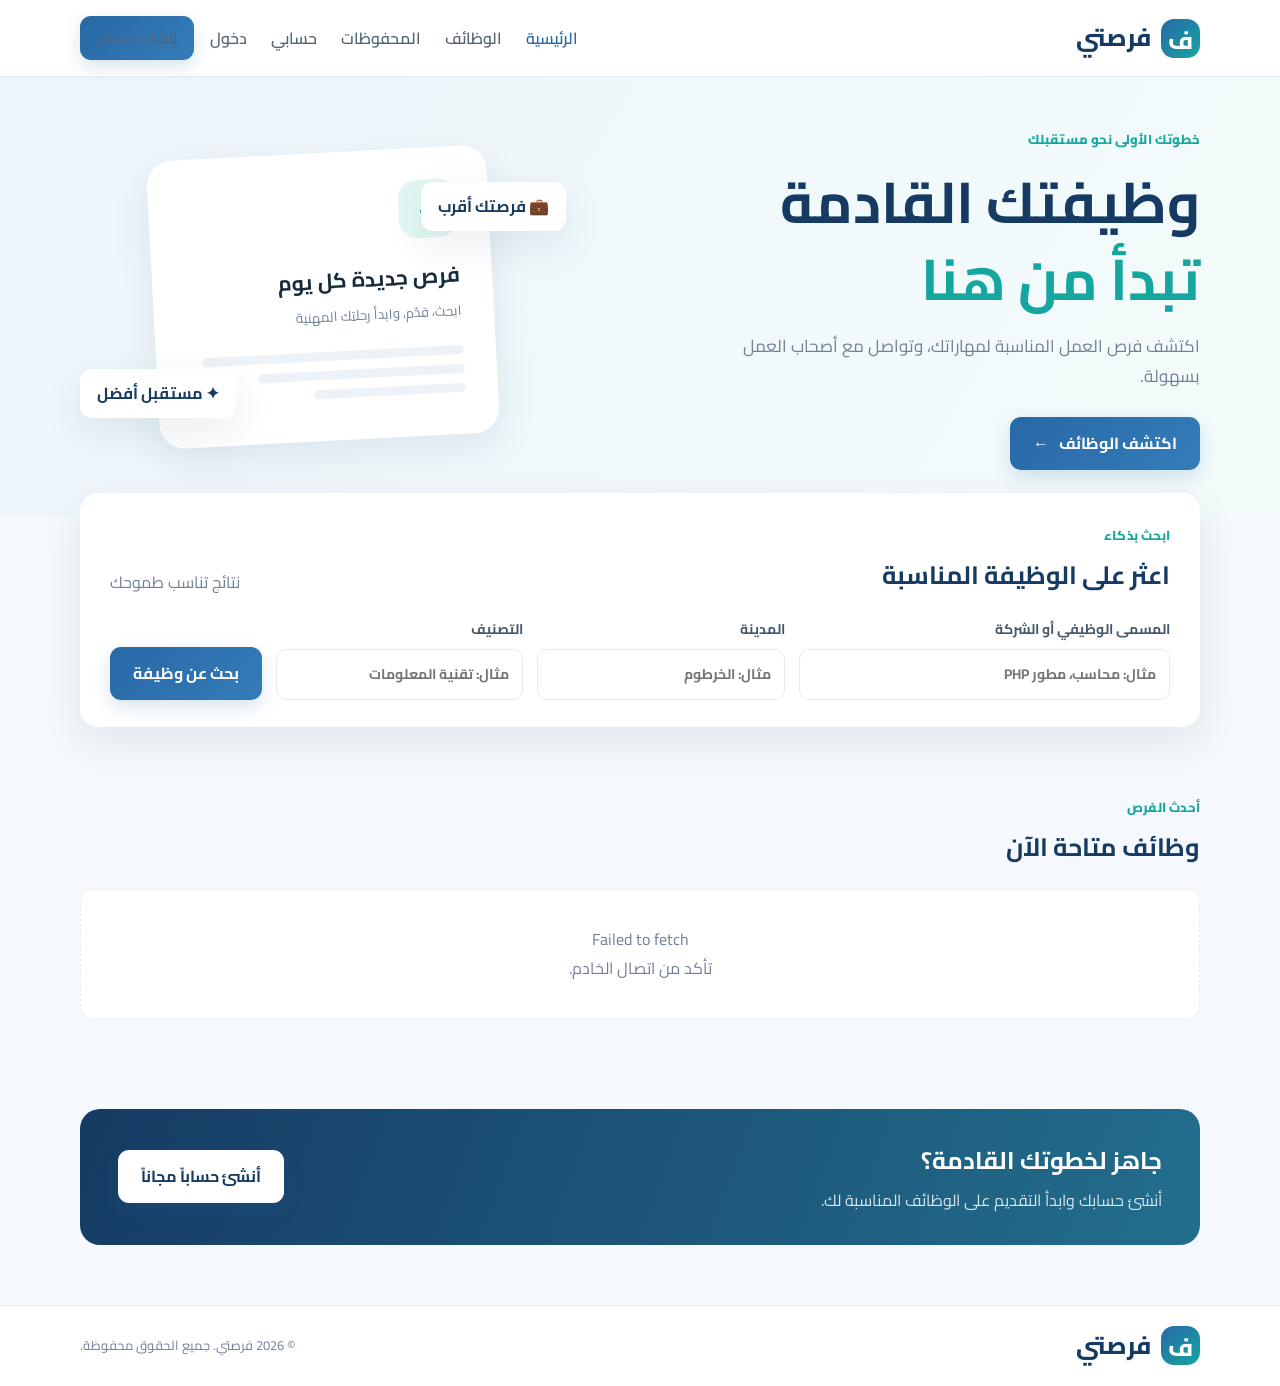
<file: index.html>
<!DOCTYPE html>
<html lang="ar" dir="rtl">
<head>
  <meta charset="UTF-8"><meta name="viewport" content="width=device-width, initial-scale=1">
  <meta name="description" content="فرصتي - ابحث عن الوظيفة المناسبة لك">
  <title>فرصتي | الصفحة الرئيسية</title>
  <link rel="stylesheet" href="assets/css/style.css">
  <script defer src="assets/js/app.js"></script>
</head>
<body>
<header class="site-header">
  <div class="container nav-wrap">
    <a class="brand" href="index.html"><span class="brand-mark">ف</span><span>فرصتي</span></a>
    <button class="menu-toggle" aria-label="فتح القائمة" onclick="toggleMenu()">☰</button>
    <nav id="mainNav">
      <a class="active" href="index.html">الرئيسية</a><a href="#jobs">الوظائف</a>
      <a href="saved.html">المحفوظات</a><a href="profile.html">حسابي</a>
      <span id="authLinks"><a href="login.html">دخول</a><a class="btn btn-small" href="register.html">إنشاء حساب</a></span>
      <button id="logoutBtn" class="link-btn hidden" onclick="logout()">خروج</button>
    </nav>
  </div>
</header>
<main>
  <section class="hero">
    <div class="container hero-grid">
      <div><span class="eyebrow">خطوتك الأولى نحو مستقبلك</span><h1>وظيفتك القادمة<br><span>تبدأ من هنا</span></h1>
        <p>اكتشف فرص العمل المناسبة لمهاراتك، وتواصل مع أصحاب العمل بسهولة.</p>
        <a href="#jobs" class="btn">اكتشف الوظائف <span>←</span></a>
      </div>
      <div class="hero-art"><div class="art-card"><div class="art-icon">✓</div><strong>فرص جديدة كل يوم</strong><small>ابحث، قدّم، وابدأ رحلتك المهنية</small><div class="art-lines"><i></i><i></i><i></i></div></div><div class="floating f1">💼 فرصتك أقرب</div><div class="floating f2">✦ مستقبل أفضل</div></div>
    </div>
  </section>
  <section class="container search-panel" id="jobs">
    <div class="section-heading"><div><span class="eyebrow">ابحث بذكاء</span><h2>اعثر على الوظيفة المناسبة</h2></div><span class="muted">نتائج تناسب طموحك</span></div>
    <form id="searchForm" class="search-grid">
      <label>المسمى الوظيفي أو الشركة<input id="searchText" type="search" placeholder="مثال: محاسب، مطور PHP"></label>
      <label>المدينة<input id="searchCity" type="text" placeholder="مثال: الخرطوم"></label>
      <label>التصنيف<input id="searchCategory" type="text" placeholder="مثال: تقنية المعلومات"></label>
      <button class="btn" type="submit">بحث عن وظيفة</button>
    </form>
  </section>
  <section class="container jobs-section">
    <div class="section-heading"><div><span class="eyebrow">أحدث الفرص</span><h2>وظائف متاحة الآن</h2></div><span id="jobsCount" class="muted"></span></div>
    <div id="jobsList" class="jobs-grid"><div class="loading">جارٍ تحميل الوظائف...</div></div>
    <div id="pagination" class="pagination"></div>
  </section>
  <section class="cta container"><div><h2>جاهز لخطوتك القادمة؟</h2><p>أنشئ حسابك وابدأ التقديم على الوظائف المناسبة لك.</p></div><a class="btn btn-light" href="register.html">أنشئ حساباً مجاناً</a></section>
</main>
<footer><div class="container footer-inner"><a class="brand" href="index.html"><span class="brand-mark">ف</span><span>فرصتي</span></a><p>© <span id="year"></span> فرصتي. جميع الحقوق محفوظة.</p></div></footer>
</body></html>
</file>
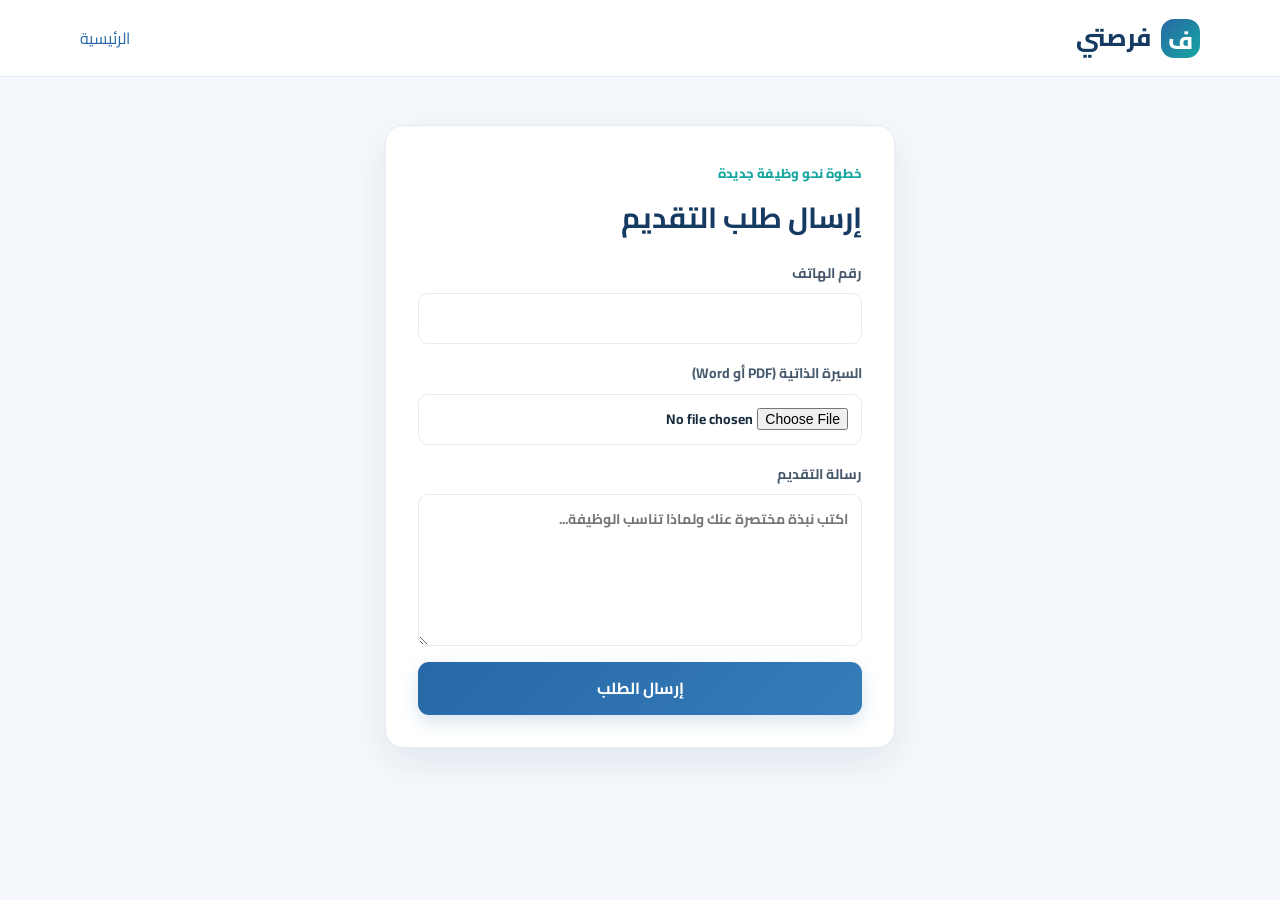
<file: apply.html>
<!DOCTYPE html><html lang="ar" dir="rtl"><head><meta charset="UTF-8"><meta name="viewport" content="width=device-width, initial-scale=1"><title>التقديم على وظيفة | فرصتي</title><link rel="stylesheet" href="assets/css/style.css"><script defer src="assets/js/app.js"></script></head><body class="auth-page"><header class="site-header"><div class="container nav-wrap"><a class="brand" href="index.html"><span class="brand-mark">ف</span><span>فرصتي</span></a><a href="index.html">الرئيسية</a></div></header><main class="auth-wrap"><form id="applyForm" class="auth-card"><span class="eyebrow">خطوة نحو وظيفة جديدة</span><h1>إرسال طلب التقديم</h1><p id="applyJobTitle" class="muted"></p><div id="formMessage" class="message"></div><input type="hidden" name="job_id" id="applyJobId"><label>رقم الهاتف<input name="phone" type="tel" required></label><label>السيرة الذاتية (PDF أو Word)<input name="cv" type="file" accept=".pdf,.doc,.docx"></label><label>رسالة التقديم<textarea name="cover_letter" rows="5" placeholder="اكتب نبذة مختصرة عنك ولماذا تناسب الوظيفة..."></textarea></label><button class="btn btn-block" type="submit">إرسال الطلب</button></form></main></body></html>
</file>
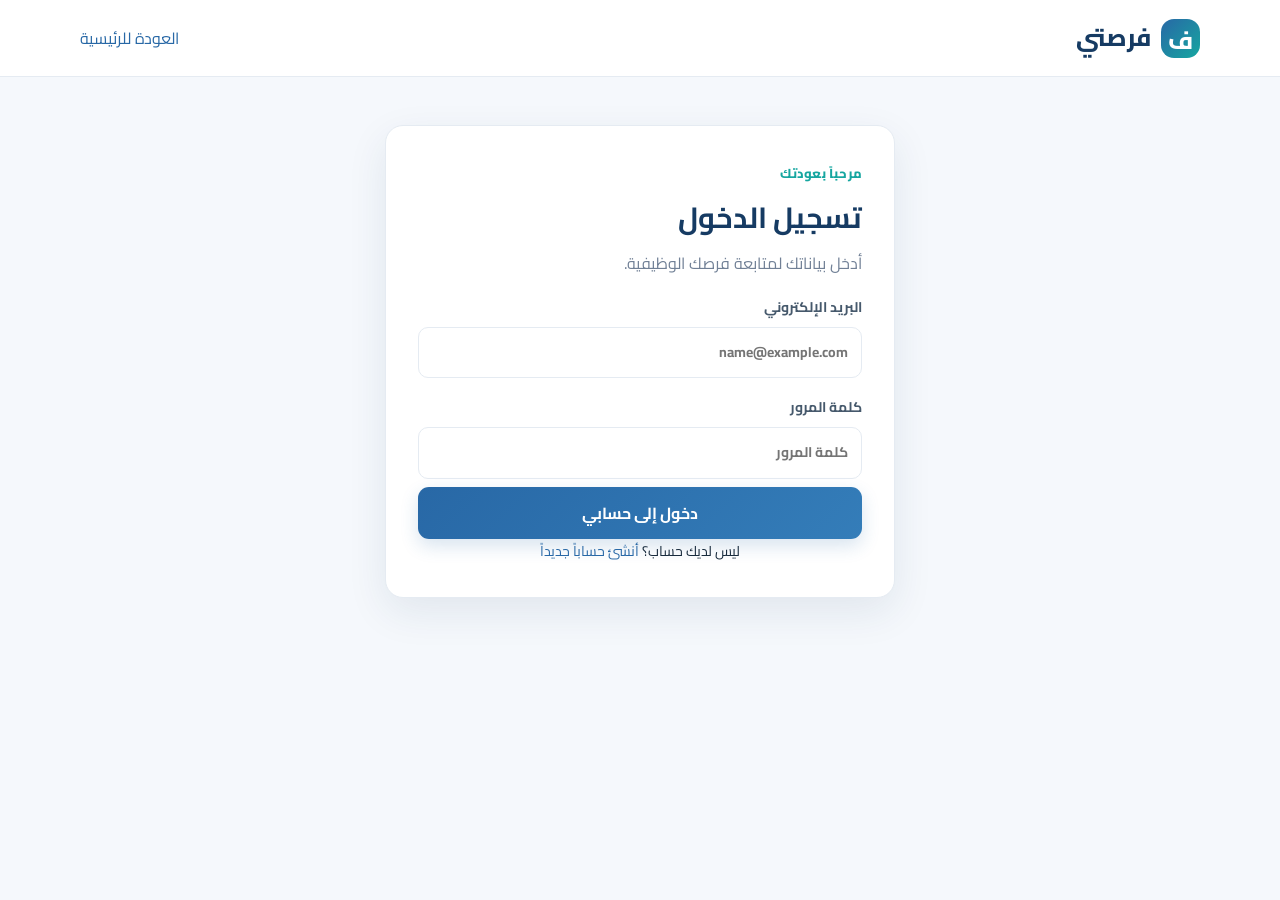
<file: login.html>
<!DOCTYPE html><html lang="ar" dir="rtl"><head><meta charset="UTF-8"><meta name="viewport" content="width=device-width, initial-scale=1"><title>تسجيل الدخول | فرصتي</title><link rel="stylesheet" href="assets/css/style.css"><script defer src="assets/js/app.js"></script></head><body class="auth-page"><header class="site-header"><div class="container nav-wrap"><a class="brand" href="index.html"><span class="brand-mark">ف</span><span>فرصتي</span></a><a href="index.html">العودة للرئيسية</a></div></header><main class="auth-wrap"><form id="loginForm" class="auth-card"><span class="eyebrow">مرحباً بعودتك</span><h1>تسجيل الدخول</h1><p class="muted">أدخل بياناتك لمتابعة فرصك الوظيفية.</p><div id="formMessage" class="message"></div><label>البريد الإلكتروني<input name="email" type="email" required autocomplete="email" placeholder="name@example.com"></label><label>كلمة المرور<input name="password" type="password" required autocomplete="current-password" placeholder="كلمة المرور"></label><button class="btn btn-block" type="submit">دخول إلى حسابي</button><p class="auth-bottom">ليس لديك حساب؟ <a href="register.html">أنشئ حساباً جديداً</a></p></form></main></body></html>
</file>
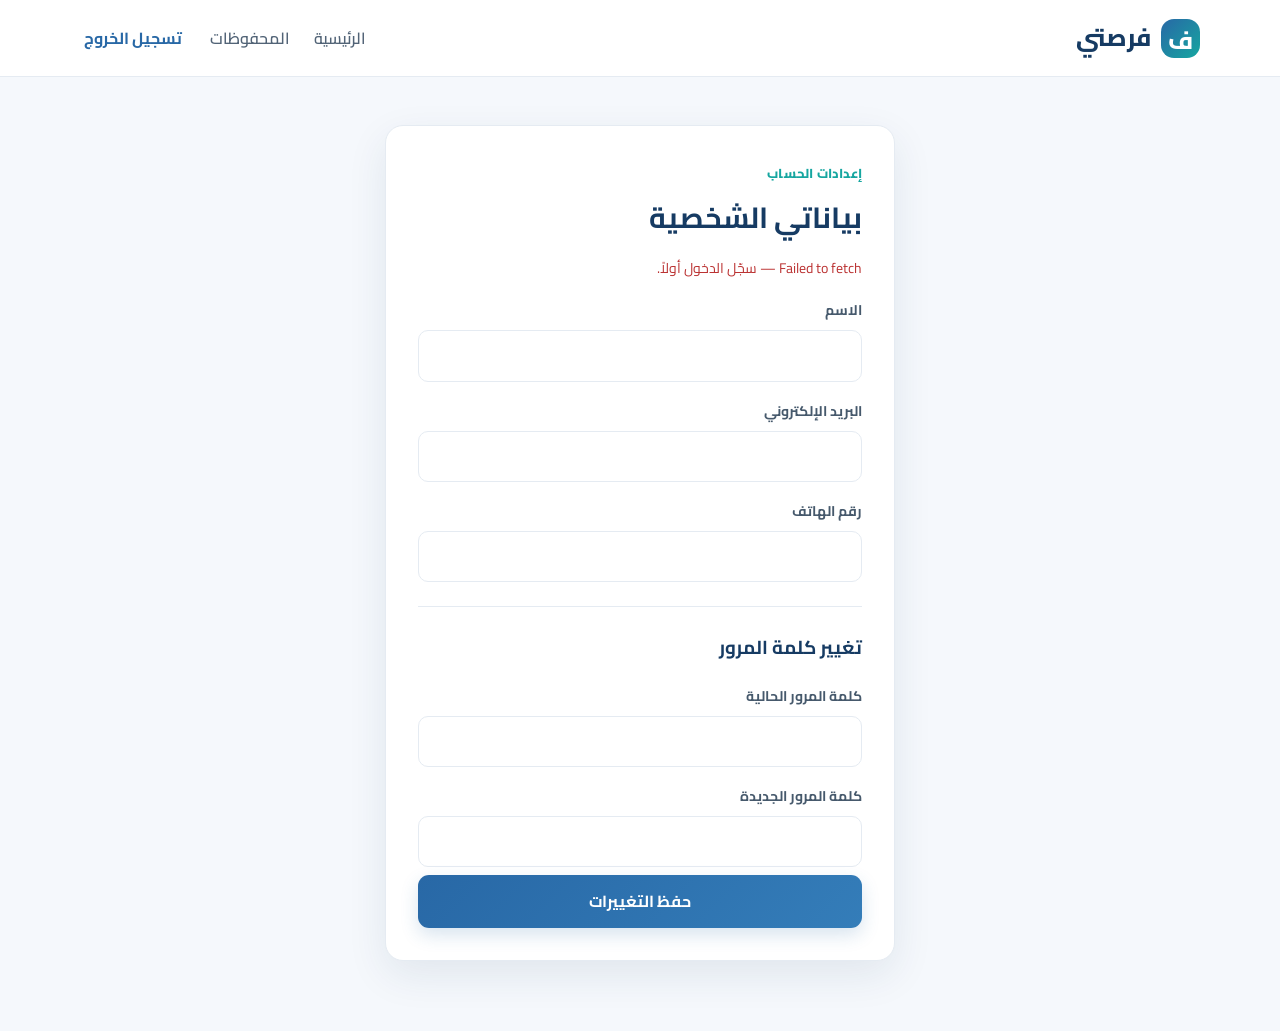
<file: profile.html>
<!DOCTYPE html><html lang="ar" dir="rtl"><head><meta charset="UTF-8"><meta name="viewport" content="width=device-width, initial-scale=1"><title>حسابي | فرصتي</title><link rel="stylesheet" href="assets/css/style.css"><script defer src="assets/js/app.js"></script></head><body class="auth-page"><header class="site-header"><div class="container nav-wrap"><a class="brand" href="index.html"><span class="brand-mark">ف</span><span>فرصتي</span></a><nav><a href="index.html">الرئيسية</a><a href="saved.html">المحفوظات</a><button id="logoutBtn" class="link-btn" onclick="logout()">تسجيل الخروج</button></nav></div></header><main class="auth-wrap"><form id="profileForm" class="auth-card"><span class="eyebrow">إعدادات الحساب</span><h1>بياناتي الشخصية</h1><div id="formMessage" class="message"></div><label>الاسم<input name="name" required></label><label>البريد الإلكتروني<input name="email" type="email" disabled></label><label>رقم الهاتف<input name="phone" type="tel"></label><hr><h3>تغيير كلمة المرور</h3><label>كلمة المرور الحالية<input name="current_password" type="password"></label><label>كلمة المرور الجديدة<input name="new_password" type="password" minlength="8"></label><button class="btn btn-block" type="submit">حفظ التغييرات</button></form></main></body></html>
</file>
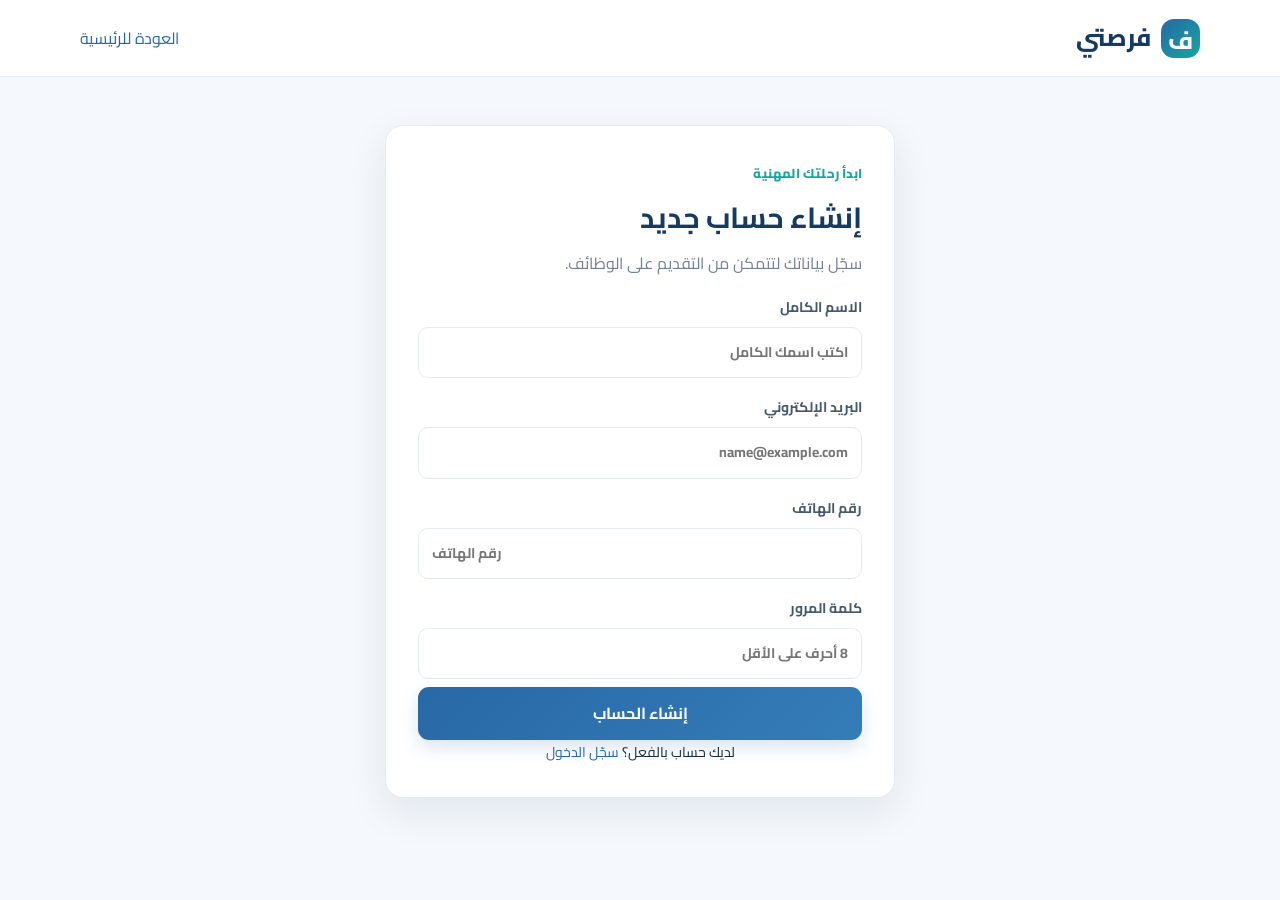
<file: register.html>
<!DOCTYPE html><html lang="ar" dir="rtl"><head><meta charset="UTF-8"><meta name="viewport" content="width=device-width, initial-scale=1"><title>إنشاء حساب | فرصتي</title><link rel="stylesheet" href="assets/css/style.css"><script defer src="assets/js/app.js"></script></head><body class="auth-page"><header class="site-header"><div class="container nav-wrap"><a class="brand" href="index.html"><span class="brand-mark">ف</span><span>فرصتي</span></a><a href="index.html">العودة للرئيسية</a></div></header><main class="auth-wrap"><form id="registerForm" class="auth-card"><span class="eyebrow">ابدأ رحلتك المهنية</span><h1>إنشاء حساب جديد</h1><p class="muted">سجّل بياناتك لتتمكن من التقديم على الوظائف.</p><div id="formMessage" class="message"></div><label>الاسم الكامل<input name="name" required maxlength="150" autocomplete="name" placeholder="اكتب اسمك الكامل"></label><label>البريد الإلكتروني<input name="email" type="email" required autocomplete="email" placeholder="name@example.com"></label><label>رقم الهاتف<input name="phone" type="tel" placeholder="رقم الهاتف"></label><label>كلمة المرور<input name="password" type="password" required minlength="8" autocomplete="new-password" placeholder="8 أحرف على الأقل"></label><button class="btn btn-block" type="submit">إنشاء الحساب</button><p class="auth-bottom">لديك حساب بالفعل؟ <a href="login.html">سجّل الدخول</a></p></form></main></body></html>
</file>
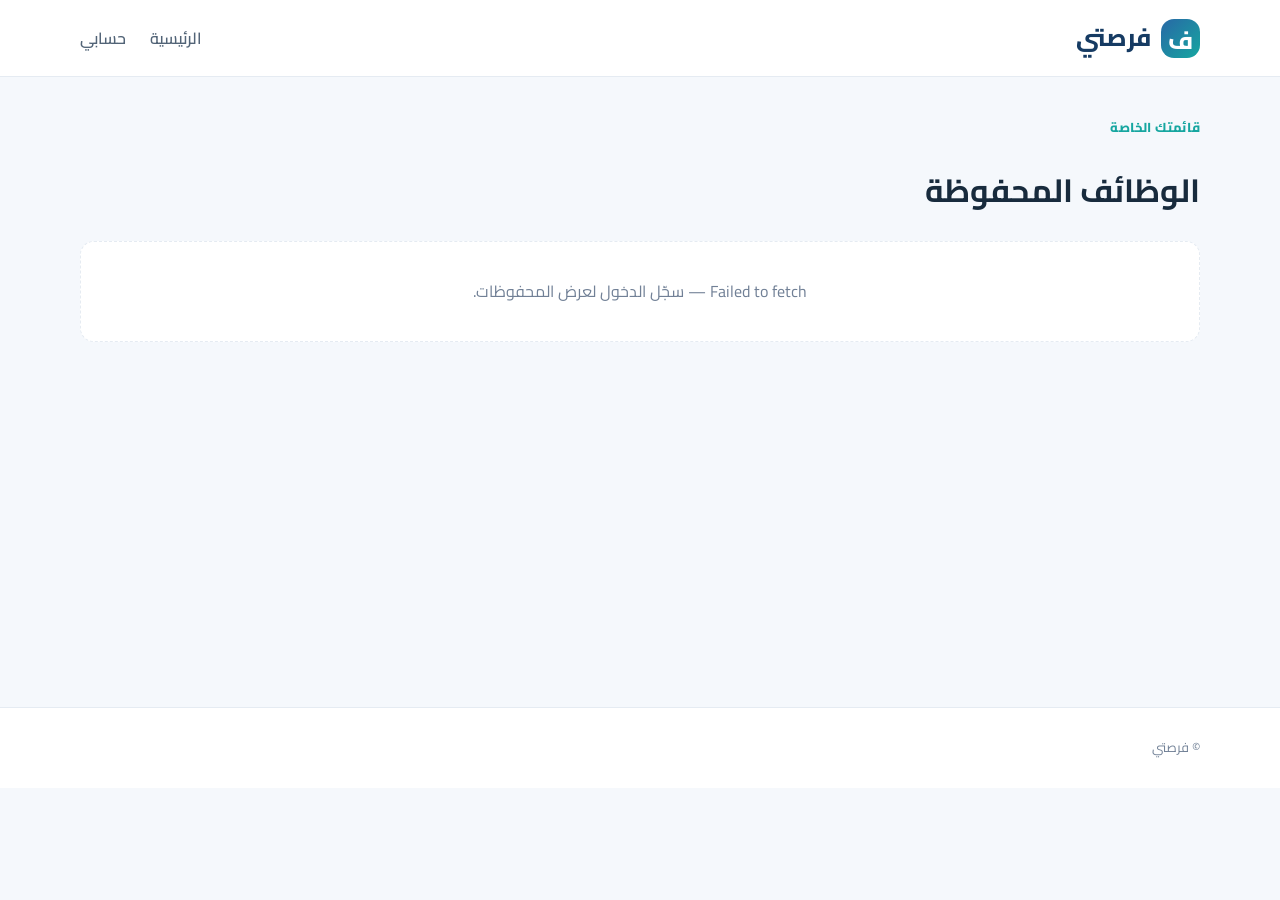
<file: saved.html>
<!DOCTYPE html><html lang="ar" dir="rtl"><head><meta charset="UTF-8"><meta name="viewport" content="width=device-width, initial-scale=1"><title>وظائفي المحفوظة | فرصتي</title><link rel="stylesheet" href="assets/css/style.css"><script defer src="assets/js/app.js"></script></head><body><header class="site-header"><div class="container nav-wrap"><a class="brand" href="index.html"><span class="brand-mark">ف</span><span>فرصتي</span></a><nav><a href="index.html">الرئيسية</a><a href="profile.html">حسابي</a></nav></div></header><main class="container page-content"><span class="eyebrow">قائمتك الخاصة</span><h1>الوظائف المحفوظة</h1><div id="savedJobs" class="jobs-grid"><div class="loading">جارٍ التحميل...</div></div></main><footer><div class="container footer-inner"><span>© فرصتي</span></div></footer></body></html>
</file>
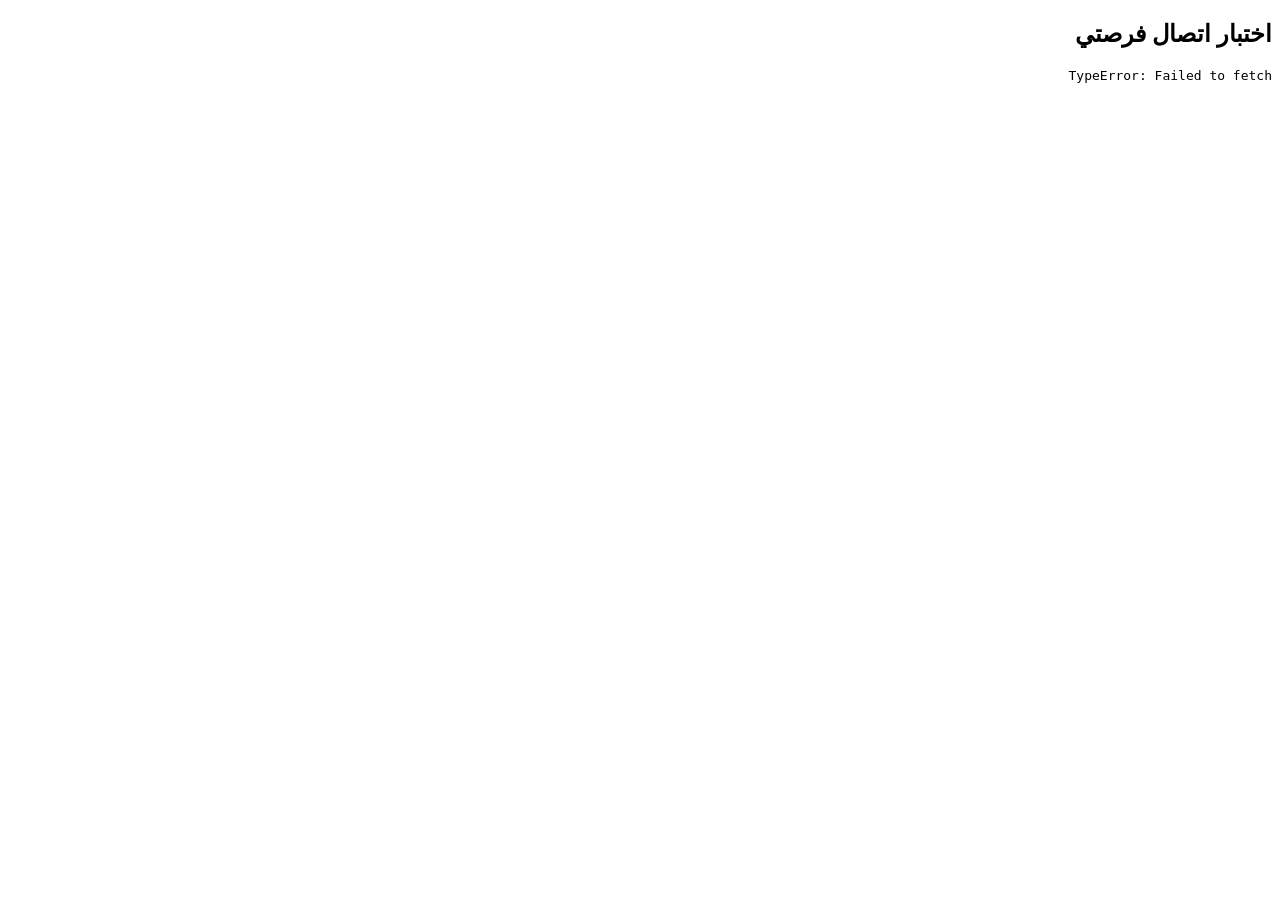
<file: test-api.html>
<!DOCTYPE html>
<html lang="ar" dir="rtl">
<head>
<meta charset="UTF-8">
<meta name="viewport" content="width=device-width, initial-scale=1">
<title>اختبار CORS</title>
</head>
<body>

<h2>اختبار اتصال فرصتي</h2>
<pre id="result">جاري الاتصال...</pre>

<script>
fetch("https://forasati.ifree.page/api/test-cors.php", {
    method: "GET",
    mode: "cors"
})
.then(response => {
    document.getElementById("result").textContent =
        "Status: " + response.status;
    return response.text();
})
.then(data => {
    document.getElementById("result").textContent += "\n" + data;
})
.catch(error => {
    document.getElementById("result").textContent =
        error.name + ": " + error.message;
});
</script>

</body>
</html>
</file>
<file: assets/css/style.css>
@import url('https://fonts.googleapis.com/css2?family=Cairo:wght@400;500;600;700;800&display=swap');
:root{--navy:#163b63;--blue:#2868a6;--teal:#16a6a0;--ink:#182b3d;--muted:#718096;--bg:#f5f8fc;--line:#e5ebf2;--white:#fff;--shadow:0 14px 40px rgba(26,55,86,.09)}
*{box-sizing:border-box}html{scroll-behavior:smooth}body{margin:0;background:var(--bg);color:var(--ink);font-family:"Cairo",Tahoma,Arial,sans-serif;line-height:1.8}a{color:var(--blue);text-decoration:none}button,input,textarea{font:inherit}.container{width:min(1120px,92%);margin:auto}.site-header{background:#fff;border-bottom:1px solid var(--line);position:sticky;top:0;z-index:10}.nav-wrap{min-height:76px;display:flex;align-items:center;justify-content:space-between;gap:20px}.brand{display:flex;align-items:center;gap:10px;font-size:24px;font-weight:800;color:var(--navy)}.brand-mark{display:grid;place-items:center;width:39px;height:39px;background:linear-gradient(135deg,var(--blue),var(--teal));color:white;border-radius:13px}.nav-wrap nav{display:flex;align-items:center;gap:24px}.nav-wrap nav a{color:#526477;font-weight:600}.nav-wrap nav a:hover,.nav-wrap nav a.active{color:var(--blue)}#authLinks{display:flex;align-items:center;gap:16px}.menu-toggle{display:none;border:0;background:none;font-size:25px;color:var(--navy)}.btn{display:inline-flex;align-items:center;justify-content:center;gap:10px;border:0;border-radius:11px;padding:12px 23px;background:linear-gradient(135deg,var(--blue),#347db9);color:white;font-weight:700;cursor:pointer;box-shadow:0 7px 18px rgba(40,104,166,.18);transition:.2s}.btn:hover{transform:translateY(-2px);filter:brightness(1.04)}.btn-small{padding:8px 16px}.btn-block{width:100%;margin-top:8px}.hero{background:linear-gradient(120deg,#edf5fc 0%,#f3fbfa 100%);overflow:hidden}.hero-grid{min-height:440px;display:grid;grid-template-columns:1.1fr .9fr;align-items:center;gap:40px;padding-top:45px;padding-bottom:45px}.eyebrow{color:var(--teal);font-weight:800;font-size:13px;letter-spacing:.2px}.hero h1{font-size:clamp(35px,5vw,57px);line-height:1.35;margin:12px 0;color:var(--navy)}.hero h1 span{color:var(--teal)}.hero p{color:var(--muted);font-size:17px;max-width:500px;margin:0 0 25px}.hero-art{min-height:290px;display:grid;place-items:center;position:relative}.art-card{width:min(340px,90%);background:white;padding:32px;border-radius:25px;box-shadow:var(--shadow);transform:rotate(-3deg)}.art-icon{width:58px;height:58px;border-radius:18px;background:#e2f7f3;color:#079a8e;display:grid;place-items:center;font-size:30px;font-weight:bold}.art-card strong,.art-card small{display:block}.art-card strong{font-size:21px;margin-top:20px}.art-card small{color:var(--muted);margin-top:5px}.art-lines{margin-top:22px}.art-lines i{display:block;height:9px;background:#edf2f7;border-radius:20px;margin:10px 0}.art-lines i:nth-child(1){width:95%}.art-lines i:nth-child(2){width:75%}.art-lines i:nth-child(3){width:55%}.floating{position:absolute;background:#fff;padding:10px 17px;border-radius:12px;box-shadow:var(--shadow);font-weight:700;color:var(--navy)}.f1{top:30px;right:0}.f2{bottom:24px;left:0}.search-panel{background:white;padding:27px 30px;margin-top:-24px;position:relative;border-radius:18px;box-shadow:var(--shadow)}.section-heading{display:flex;align-items:end;justify-content:space-between;gap:15px;margin-bottom:20px}.section-heading h2{margin:3px 0 0;font-size:25px;color:var(--navy)}.muted{color:var(--muted)}.search-grid{display:grid;grid-template-columns:1.5fr 1fr 1fr auto;align-items:end;gap:14px}.search-grid label,label{display:block;font-size:14px;font-weight:700;color:#46596c}.search-grid input,input,textarea,select{width:100%;margin-top:7px;padding:12px 13px;border:1px solid var(--line);border-radius:10px;background:#fff;color:var(--ink);outline:none}.search-grid input:focus,input:focus,textarea:focus,select:focus{border-color:#78b5d2;box-shadow:0 0 0 3px rgba(40,104,166,.08)}.jobs-section{padding-top:65px;padding-bottom:65px}.jobs-grid{display:grid;grid-template-columns:repeat(3,1fr);gap:18px}.job-card{background:white;border:1px solid var(--line);border-radius:16px;padding:21px;box-shadow:0 5px 20px rgba(26,55,86,.035);transition:.2s}.job-card:hover{transform:translateY(-4px);box-shadow:var(--shadow)}.job-top{display:flex;justify-content:space-between;align-items:center;gap:10px}.company-icon{width:45px;height:45px;border-radius:13px;background:#eaf4fb;color:var(--blue);display:grid;place-items:center;font-size:20px;font-weight:800}.tag{font-size:12px;color:#168d83;background:#e7f8f4;padding:5px 10px;border-radius:30px}.job-card h3{font-size:18px;color:var(--navy);margin:14px 0 2px}.company{font-weight:600;color:#596c7d}.job-meta{display:flex;flex-wrap:wrap;gap:12px;color:var(--muted);font-size:13px;margin:13px 0}.job-actions{display:flex;align-items:center;justify-content:space-between;border-top:1px solid var(--line);padding-top:13px;margin-top:15px}.text-btn,.link-btn{border:0;background:none;color:var(--blue);font-weight:700;cursor:pointer;padding:4px}.save-btn{border:1px solid var(--line);background:white;border-radius:9px;padding:7px 10px;cursor:pointer;color:var(--blue)}.pagination{display:flex;justify-content:center;gap:8px;margin-top:25px}.pagination button{border:1px solid var(--line);background:#fff;border-radius:8px;padding:7px 13px;cursor:pointer}.pagination button.current{background:var(--navy);color:#fff}.cta{background:linear-gradient(110deg,var(--navy),#236e8d);border-radius:20px;padding:30px 38px;color:white;display:flex;align-items:center;justify-content:space-between;gap:20px;margin-bottom:60px}.cta h2{margin:0 0 4px}.cta p{margin:0;color:#d5e5ef}.btn-light{background:#fff;color:var(--navy)}footer{background:#fff;border-top:1px solid var(--line)}.footer-inner{min-height:80px;display:flex;align-items:center;justify-content:space-between;color:var(--muted);font-size:13px}.auth-page{min-height:100vh}.auth-wrap{width:min(510px,92%);margin:48px auto 70px}.auth-card{background:#fff;padding:32px;border:1px solid var(--line);border-radius:18px;box-shadow:var(--shadow)}.auth-card h1{margin:5px 0;color:var(--navy);font-size:29px}.auth-card>p{margin-top:0}.auth-card label{margin-top:17px}.auth-bottom{text-align:center;margin:22px 0 0;font-size:14px}.message{margin:12px 0;color:#b33;font-size:14px}.message.success{color:#14846d}.page-content{padding-top:35px;padding-bottom:60px;min-height:70vh}.back-link{display:inline-block;margin-bottom:20px}.detail-layout{display:grid;grid-template-columns:1fr 300px;gap:22px}.detail-main,.detail-side{background:#fff;border:1px solid var(--line);border-radius:16px;padding:25px}.detail-main h1{color:var(--navy);margin:8px 0}.detail-main p{white-space:pre-line}.detail-side{height:max-content}.detail-side .btn{width:100%;margin-top:12px}.loading,.empty{grid-column:1/-1;text-align:center;background:#fff;border:1px dashed var(--line);padding:35px;border-radius:14px;color:var(--muted)}.hidden{display:none!important}textarea{resize:vertical}.auth-card hr{border:0;border-top:1px solid var(--line);margin:24px 0}.auth-card h3{color:var(--navy)}
@media(max-width:850px){.search-grid{grid-template-columns:1fr 1fr}.search-grid button{grid-column:1/-1}.jobs-grid{grid-template-columns:repeat(2,1fr)}.hero-grid{grid-template-columns:1fr 1fr}.detail-layout{grid-template-columns:1fr}.nav-wrap nav{gap:13px}}
@media(max-width:620px){.nav-wrap{min-height:65px}.menu-toggle{display:block}.nav-wrap nav{display:none;position:absolute;top:65px;right:0;left:0;background:#fff;padding:18px 5%;border-bottom:1px solid var(--line);box-shadow:var(--shadow);align-items:stretch;flex-direction:column;gap:12px}.nav-wrap nav.open{display:flex}#authLinks{align-items:stretch;flex-direction:column;gap:8px}.hero-grid{grid-template-columns:1fr;padding-top:40px;text-align:center}.hero p{margin-right:auto;margin-left:auto}.hero-art{min-height:240px}.art-card{width:260px;padding:22px}.f1{right:3%}.f2{left:3%}.search-panel{padding:22px 18px;margin-top:-10px}.section-heading{align-items:start;flex-direction:column}.section-heading h2{font-size:22px}.search-grid{grid-template-columns:1fr}.search-grid button{grid-column:auto}.jobs-section{padding-top:45px}.jobs-grid{grid-template-columns:1fr}.cta{padding:25px;align-items:flex-start;flex-direction:column}.footer-inner{padding:15px 0;flex-direction:column;justify-content:center;gap:4px}.auth-wrap{margin-top:25px}.auth-card{padding:23px}.detail-main,.detail-side{padding:19px}}
</file>
